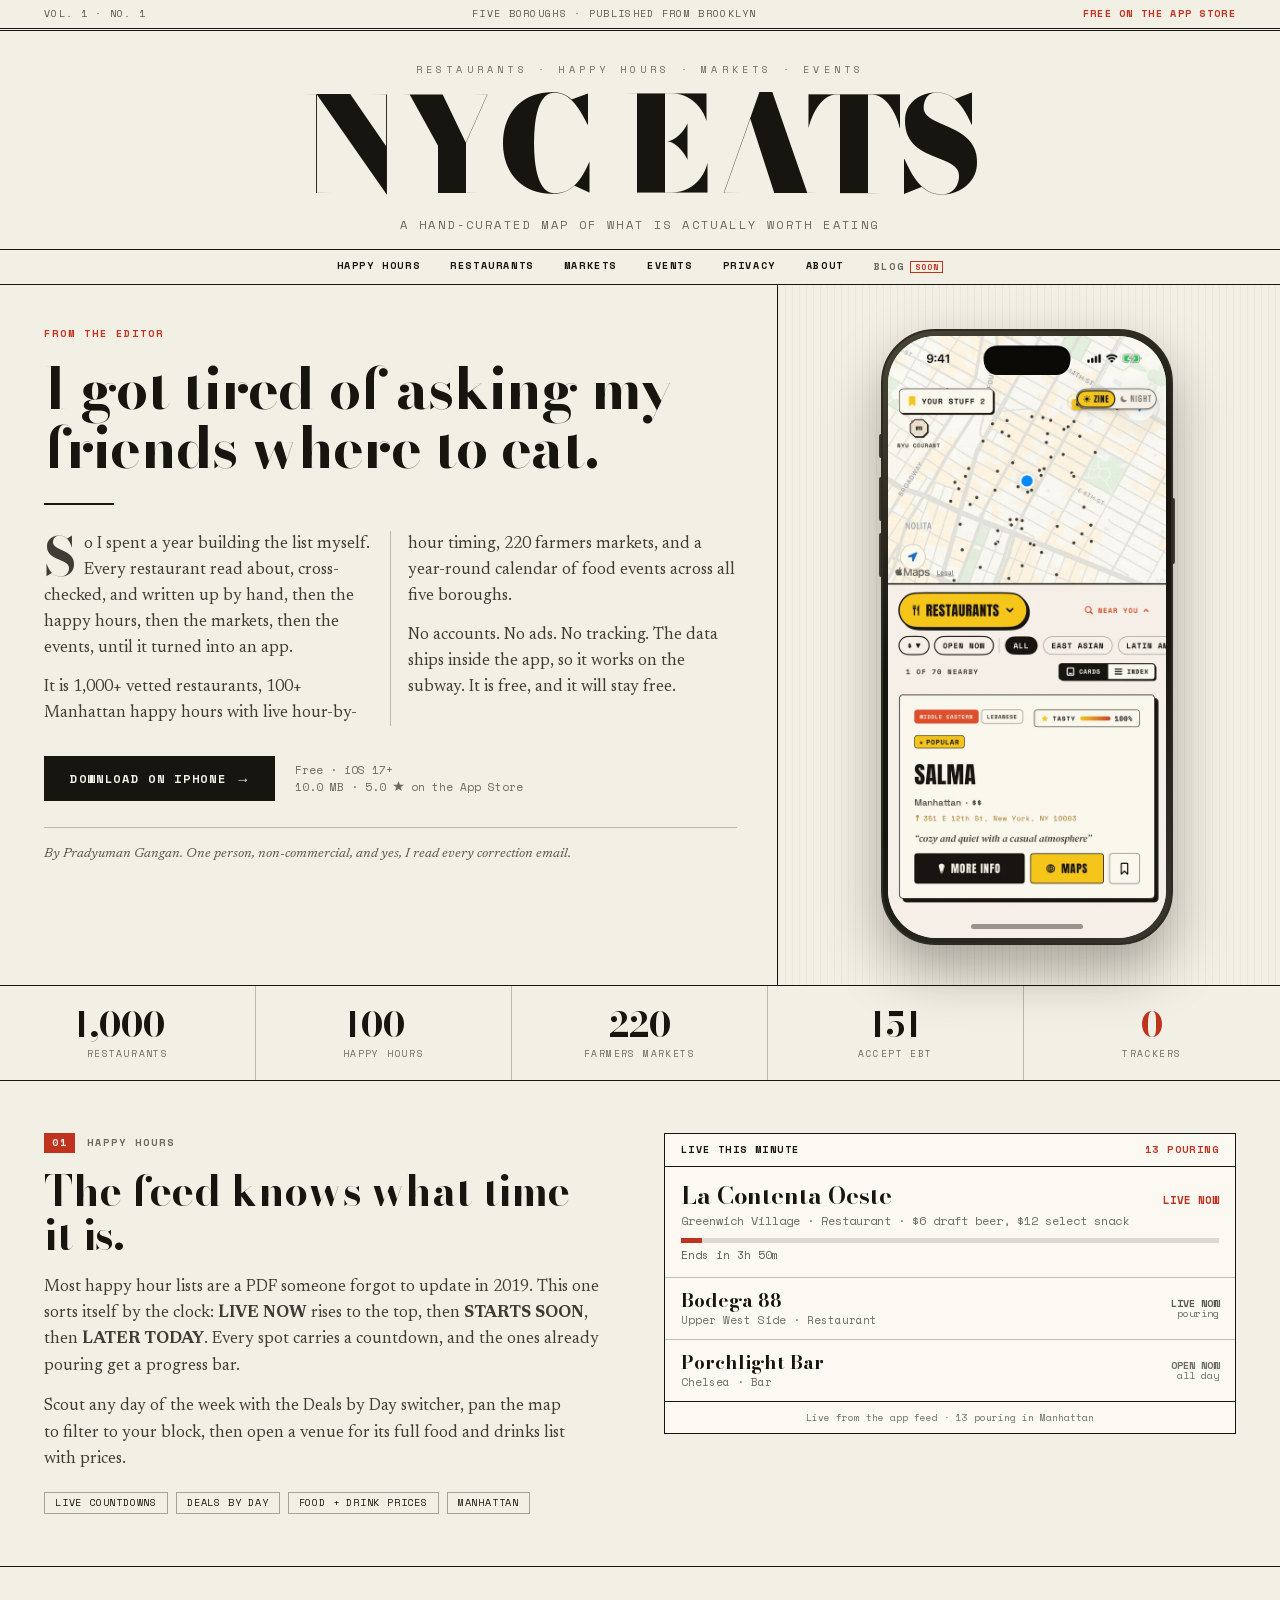
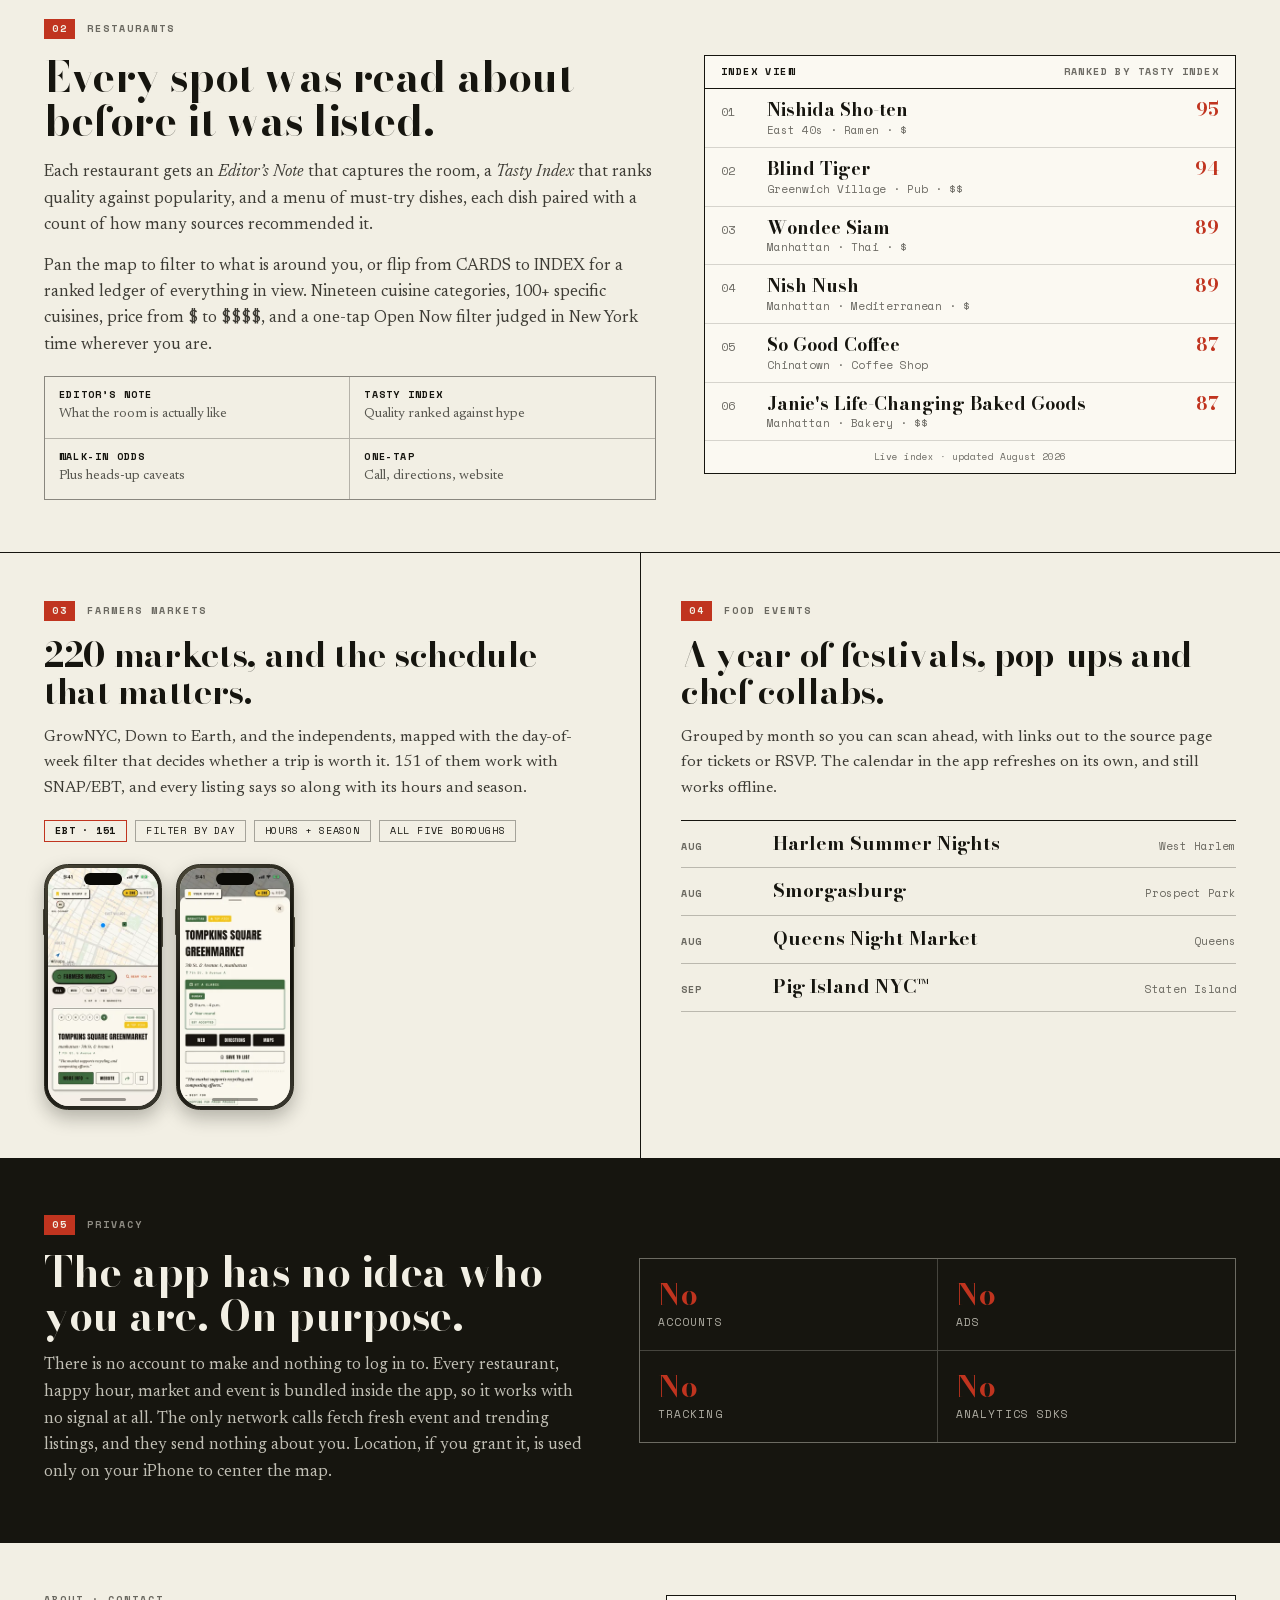
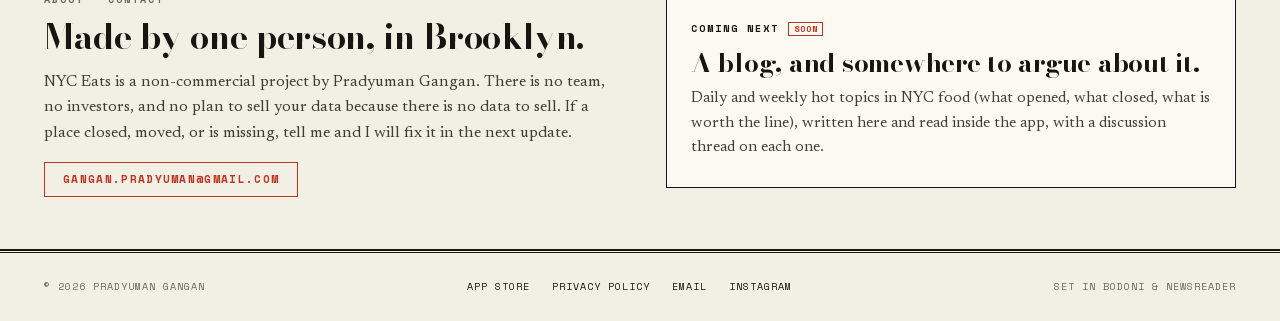
<file: index.html>
<!DOCTYPE html>
<html lang="en">
<head>
<meta charset="utf-8">
<meta name="viewport" content="width=device-width, initial-scale=1">

<title>NYC Eats: a hand-curated map of where to eat in New York</title>
<meta name="description" content="1,000+ vetted NYC restaurants, 100+ Manhattan happy hours with live timing, 220 farmers markets and a year-round food calendar. Free on iPhone, no tracking.">

<link rel="canonical" href="https://curatedflavors.nyc/">

<meta property="og:type" content="website">
<meta property="og:url" content="https://curatedflavors.nyc/">
<meta property="og:site_name" content="NYC Eats">
<meta property="og:title" content="NYC Eats: a hand-curated map of where to eat in New York">
<meta property="og:description" content="1,000+ vetted restaurants, 100+ Manhattan happy hours with live timing, 220 farmers markets and a year-round food calendar. Free on iPhone, with no tracking.">
<meta property="og:image" content="https://curatedflavors.nyc/assets/img/og.png">
<meta property="og:image:width" content="1200">
<meta property="og:image:height" content="630">
<meta property="og:image:alt" content="The NYC Eats masthead beside an iPhone showing a map of Manhattan restaurants.">
<meta property="og:locale" content="en_US">

<meta name="twitter:card" content="summary_large_image">
<meta name="twitter:title" content="NYC Eats: a hand-curated map of where to eat in New York">
<meta name="twitter:description" content="1,000+ vetted restaurants, 100+ Manhattan happy hours with live timing, 220 farmers markets. Free on iPhone, with no tracking.">
<meta name="twitter:image" content="https://curatedflavors.nyc/assets/img/og.png">

<!-- Safari on iOS renders this as a native install banner above the page. It is the
     single highest-converting element on a marketing page whose traffic arrives from
     Instagram on iPhones, and it costs one tag. -->
<meta name="apple-itunes-app" content="app-id=6768158917">

<meta name="theme-color" content="#f2efe4" media="(prefers-color-scheme: light)">
<meta name="theme-color" content="#16150f" media="(prefers-color-scheme: dark)">

<!-- Ratings and size verified against the live App Store listing on 2026-08-13 via
     the iTunes lookup API, not copied from docs: v1.1.2, 10.0 MB, iOS 17.0+, free,
     5.0 from 3 ratings. These go stale silently, so they are on the S07.T04 ops
     watchlist. applicationCategory is LifestyleApplication: the App Store genre is
     Food & Drink, which schema.org has no equivalent for, and Lifestyle is the
     closest of its enumerated values. -->
<script type="application/ld+json">
{
  "@context": "https://schema.org",
  "@graph": [
    {
      "@type": "WebSite",
      "@id": "https://curatedflavors.nyc/#website",
      "url": "https://curatedflavors.nyc/",
      "name": "NYC Eats",
      "description": "A hand-curated map of what is actually worth eating in New York.",
      "inLanguage": "en-US"
    },
    {
      "@type": "SoftwareApplication",
      "@id": "https://curatedflavors.nyc/#app",
      "name": "NYC Eats",
      "applicationCategory": "LifestyleApplication",
      "operatingSystem": "iOS 17.0 or later",
      "softwareVersion": "1.1.2",
      "fileSize": "10.0 MB",
      "url": "https://curatedflavors.nyc/",
      "downloadUrl": "https://apps.apple.com/us/app/nyc-eats/id6768158917",
      "installUrl": "https://apps.apple.com/us/app/nyc-eats/id6768158917",
      "screenshot": "https://curatedflavors.nyc/assets/img/hero-restaurants@2x.png",
      "author": { "@type": "Person", "name": "Pradyuman Gangan" },
      "offers": {
        "@type": "Offer",
        "price": "0",
        "priceCurrency": "USD",
        "availability": "https://schema.org/InStock"
      },
      "aggregateRating": {
        "@type": "AggregateRating",
        "ratingValue": "5",
        "ratingCount": "3",
        "bestRating": "5",
        "worstRating": "1"
      }
    }
  ]
}
</script>

<!-- Favicons derived from the shipped app icon. The 16 and 32px versions are a
     bowl-only crop: the "NYC Eats" wordmark in the full icon is illegible below
     about 48px and only muddies the mark. -->
<link rel="icon" href="assets/img/favicon.ico" sizes="16x16 32x32 48x48">
<link rel="icon" href="assets/img/favicon-32.png" type="image/png" sizes="32x32">
<link rel="apple-touch-icon" href="assets/img/apple-touch-icon.png">
<link rel="manifest" href="site.webmanifest">

<!-- Preload the two faces that paint above the fold first: the Bodoni masthead and
     the Space Mono labels around it. Not all five, because preloading everything
     would compete with the hero screenshot for bandwidth and hurt LCP.

     crossorigin is required even though these are same-origin. Font fetches are
     always CORS-anonymous, so a preload without it lands in a different cache
     partition than the @font-face request and the file is simply downloaded twice.
     That is the usual way this optimization ships broken. -->
<link rel="preload" href="assets/fonts/bodoni-moda/BodoniModa-var.woff2" as="font" type="font/woff2" crossorigin>
<link rel="preload" href="assets/fonts/space-mono/SpaceMono-Bold.woff2" as="font" type="font/woff2" crossorigin>

<link rel="stylesheet" href="assets/css/fonts.css">
<link rel="stylesheet" href="assets/css/site.css">

</head>
<body>

<a class="skip-link" href="#main">Skip to content</a>

<header>
  <div class="topbar section wrap">
    <span class="topbar__item">Vol. 1 &middot; No. 1</span>
    <span class="topbar__item topbar__item--wide">Five Boroughs &middot; Published from Brooklyn</span>
    <span class="topbar__item topbar__item--accent">Free on the App&nbsp;Store</span>
  </div>

  <div class="masthead section wrap">
    <p class="masthead__kicker kicker kicker--light">Restaurants &middot; Happy Hours &middot; Markets &middot; Events</p>
    <h1 id="masthead-title">NYC EATS</h1>
    <p class="masthead__tagline kicker kicker--light">A hand-curated map of what is actually worth eating</p>
  </div>

  <nav class="ribbon wrap" aria-label="Sections">
    <ul class="ribbon__list" role="list">
      <li><a href="#happy-hours">Happy Hours</a></li>
      <li><a href="#restaurants">Restaurants</a></li>
      <li><a href="#markets">Markets</a></li>
      <li><a href="#events">Events</a></li>
      <li><a href="#privacy">Privacy</a></li>
      <li><a href="#about">About</a></li>
      <li class="ribbon__soon">Blog <span class="badge-soon">Soon</span></li>
    </ul>
  </nav>
</header>

<main id="main" tabindex="-1">

  <section class="hero wrap" aria-labelledby="hero-title">
    <div class="hero__letter" data-reveal>
      <p class="hero__kicker kicker">From the Editor</p>
      <h2 id="hero-title">I got tired of asking my friends where to eat.</h2>
      <div class="hero__divider" aria-hidden="true"></div>

      <div class="letter">
        <p><span class="letter__cap">S</span>o I spent a year building the list myself. Every restaurant read about, cross-checked, and written up by hand, then the happy hours, then the markets, then the events, until it turned into an app.</p>
        <p>It is 1,000+ vetted restaurants, 100+ Manhattan happy hours with live hour-by-hour timing, 220 farmers markets, and a year-round calendar of food events across all five boroughs.</p>
        <p>No accounts. No ads. No tracking. The data ships inside the app, so it works on the subway. It is free, and it will stay free.</p>
      </div>

      <div class="hero__cta">
        <a class="btn" href="https://apps.apple.com/us/app/nyc-eats/id6768158917" target="_blank" rel="noopener">
          Download on iPhone <span class="btn__arrow" aria-hidden="true">&#8594;</span>
        </a>
        <p class="hero__meta meta">
          Free &middot; iOS 17+<br>
          10.0 MB &middot; 5.0<!--
          -->&nbsp;<svg class="star" viewBox="0 0 20 19" width="11" height="10.5" role="img" aria-label="star" focusable="false"><path fill="currentColor" d="M10 0l2.45 6.9H20l-6.1 4.35 2.3 7.05L10 14.2l-6.2 4.1 2.3-7.05L0 6.9h7.55z"/></svg>
          on the App Store
        </p>
      </div>

      <p class="hero__byline">By Pradyuman Gangan. One person, non-commercial, and yes, I read every correction email.</p>
    </div>

    <!-- EP01.S04.T03 replaces the empty screen slot with a real screenshot. -->
    <div class="hero__phone pinstripe--wash" data-reveal>
      <div class="phone phone--hero">
        <div class="phone__screen">
          <div class="phone__slot">
            <picture>
            <source srcset="assets/img/hero-restaurants@2x.webp" type="image/webp">
            <img src="assets/img/hero-restaurants@2x.png" width="600" height="1300"
                 alt="The NYC Eats app showing a map of Manhattan dotted with restaurant pins, above a card for Salma, a Middle Eastern place, with its Tasty score and a line from a review." fetchpriority="high">
          </picture>
          </div>
          <span class="phone__island" aria-hidden="true"></span>
          <span class="phone__indicator" aria-hidden="true"></span>
        </div>
        <span class="phone__btn phone__btn--silence" aria-hidden="true"></span>
        <span class="phone__btn phone__btn--vol-up" aria-hidden="true"></span>
        <span class="phone__btn phone__btn--vol-dn" aria-hidden="true"></span>
        <span class="phone__btn phone__btn--power" aria-hidden="true"></span>
      </div>
    </div>
  </section>

  <section class="stats-band wrap" aria-label="By the numbers">
    <ul class="stats" role="list">
      <li class="stat"><span class="stat__figure display">1,000+</span><span class="stat__label">Restaurants</span></li>
      <li class="stat"><span class="stat__figure display">100+</span><span class="stat__label">Happy Hours</span></li>
      <li class="stat"><span class="stat__figure display">220</span><span class="stat__label">Farmers Markets</span></li>
      <li class="stat"><span class="stat__figure display">151</span><span class="stat__label">Accept EBT</span></li>
      <li class="stat"><span class="stat__figure stat__figure--accent display">0</span><span class="stat__label">Trackers</span></li>
    </ul>
  </section>

  <section id="happy-hours" class="section wrap band-row duo" aria-labelledby="happy-hours-title" data-reveal>
    <div>
      <p class="section-kicker">
        <span class="section-kicker__num">01</span>
        <span class="section-kicker__label">Happy Hours</span>
      </p>
      <h3 id="happy-hours-title">The feed knows what time it is.</h3>
      <p class="prose">Most happy hour lists are a PDF someone forgot to update in 2019. This one sorts itself by the clock: <strong>LIVE NOW</strong> rises to the top, then <strong>STARTS SOON</strong>, then <strong>LATER TODAY</strong>. Every spot carries a countdown, and the ones already pouring get a progress bar.</p>
      <p class="prose">Scout any day of the week with the Deals by Day switcher, pan the map to filter to your block, then open a venue for its full food and drinks list with prices.</p>
      <p class="chips">
        <span class="chip">Live countdowns</span>
        <span class="chip">Deals by day</span>
        <span class="chip">Food + drink prices</span>
        <span class="chip">Manhattan</span>
      </p>
    </div>

    <!-- HYDRATION CONTRACT for EP01.S03.T03. Everything below is a working no-JS
         fallback; the live engine replaces the values in place.
           data-hh-count      the "N pouring" figure in the card header
           data-hh-status     the header's left label ("Live this minute")
           data-hh-featured   the featured venue block (name, meta, bar, countdown)
           data-hh-name       featured venue name
           data-hh-meta       featured venue "area, type, deal" line
           data-hh-bar        the progress fill whose width is elapsed/duration
           data-hh-countdown  the ticking "ends in ..." line
           data-hh-list       container for the secondary rows
           data-hh-caption    the card's footer caption
         Note for S03: happy-hour price_level is null for all 107 venues in the
         bundled data, so the hydrated meta line uses the venue `type` field where
         this baked sample shows "$$". -->
    <div class="card hh" role="group" aria-label="Live happy hours in Manhattan, updated as you watch">
      <div class="card__head hh__head">
        <span data-hh-status>Live this minute</span>
        <span class="hh__count" data-hh-count>14 pouring</span>
      </div>

      <div class="hh__featured" data-hh-featured>
        <div class="hh__top">
          <span class="hh__name display" data-hh-name>The Wren</span>
          <span class="hh__badge">Live now</span>
        </div>
        <p class="hh__meta" data-hh-meta>Bowery &middot; $$ &middot; $8 drafts, $2 oysters</p>
        <div class="bar" role="presentation" aria-hidden="true"><div class="bar__fill" data-hh-bar style="width:64%"></div></div>
        <p class="hh__countdown" data-hh-countdown aria-live="off">Ends in 1h 13m</p>
      </div>

      <div data-hh-list>
        <div class="hh__row">
          <div>
            <span class="hh__row-name display">Casa Mono</span>
            <span class="hh__row-meta">Gramercy &middot; $$$</span>
          </div>
          <div class="hh__when">Starts soon<br><span class="hh__when-sub">in 24m</span></div>
        </div>
        <div class="hh__row">
          <div>
            <span class="hh__row-name display">Dear Irving</span>
            <span class="hh__row-meta">Gramercy &middot; $$$</span>
          </div>
          <div class="hh__when hh__when--later">Later today<br><span class="hh__when-sub">5:00 PM</span></div>
        </div>
      </div>

      <template id="hh-row-template">
        <div class="hh__row">
          <div>
            <span class="hh__row-name display"></span>
            <span class="hh__row-meta"></span>
          </div>
          <div class="hh__when"><span class="hh__when-label"></span><br><span class="hh__when-sub"></span></div>
        </div>
      </template>

      <p class="card__foot hh__caption" data-hh-caption>Sample of the in-app feed &middot; countdown is live</p>
    </div>
  </section>

  <section id="restaurants" class="section wrap band-row" aria-labelledby="restaurants-title" data-reveal>
    <p class="section-kicker">
      <span class="section-kicker__num">02</span>
      <span class="section-kicker__label">Restaurants</span>
    </p>

    <div class="duo duo--restaurants">
      <div>
        <h3 id="restaurants-title">Every spot was read about before it was listed.</h3>
        <p class="prose">Each restaurant gets an <em>Editor&rsquo;s Note</em> that captures the room, a <em>Tasty Index</em> that ranks quality against popularity, and a menu of must-try dishes, each dish paired with a count of how many sources recommended it.</p>
        <p class="prose">Pan the map to filter to what is around you, or flip from CARDS to INDEX for a ranked ledger of everything in view. Nineteen cuisine categories, 100+ specific cuisines, price from $ to $$$$, and a one-tap Open Now filter judged in New York time wherever you are.</p>
        <div class="rule-grid caps">
        <div class="cap">
          <span class="cap__title">Editor&rsquo;s Note</span>
          <span class="cap__desc">What the room is actually like</span>
        </div>
        <div class="cap">
          <span class="cap__title">Tasty Index</span>
          <span class="cap__desc">Quality ranked against hype</span>
        </div>
        <div class="cap">
          <span class="cap__title">Walk-in odds</span>
          <span class="cap__desc">Plus heads-up caveats</span>
        </div>
        <div class="cap">
          <span class="cap__title">One-tap</span>
          <span class="cap__desc">Call, directions, website</span>
        </div>
        </div>
      </div>

      <!-- HYDRATION CONTRACT for EP01.S03.T02. The six rows below are a working
           no-JS fallback baked from the design's sample; the hydrator clones
           #ledger-row-template and replaces them with the exported top six.
             data-ledger          the rows container
             data-ledger-caption  the footer caption
           Rows are built by cloning the template and assigning textContent only,
           never innerHTML, so exported data cannot inject markup. -->
      <div class="card ledger">
        <div class="card__head ledger__head">
          <span>Index view</span>
          <span class="ledger__by">Ranked by Tasty Index</span>
        </div>

        <ul class="ledger__rows" role="list" data-ledger>
        <li class="ledger__row">
          <span class="ledger__rank">01</span>
          <span class="ledger__who">
            <span class="ledger__name display">Bonnie&rsquo;s</span>
            <span class="ledger__meta">Williamsburg &middot; Cantonese-American &middot; $$</span>
          </span>
          <span class="ledger__score display">96</span>
        </li>
        <li class="ledger__row">
          <span class="ledger__rank">02</span>
          <span class="ledger__who">
            <span class="ledger__name display">Ha&rsquo;s Snack Bar</span>
            <span class="ledger__meta">Two Bridges &middot; Vietnamese &middot; $$</span>
          </span>
          <span class="ledger__score display">94</span>
        </li>
        <li class="ledger__row">
          <span class="ledger__rank">03</span>
          <span class="ledger__who">
            <span class="ledger__name display">Superiority Burger</span>
            <span class="ledger__meta">East Village &middot; Vegetarian &middot; $</span>
          </span>
          <span class="ledger__score display">93</span>
        </li>
        <li class="ledger__row">
          <span class="ledger__rank">04</span>
          <span class="ledger__who">
            <span class="ledger__name display">Tatiana</span>
            <span class="ledger__meta">Lincoln Square &middot; Afro-Caribbean &middot; $$$$</span>
          </span>
          <span class="ledger__score display">92</span>
        </li>
        <li class="ledger__row">
          <span class="ledger__rank">05</span>
          <span class="ledger__who">
            <span class="ledger__name display">Sofreh</span>
            <span class="ledger__meta">Prospect Heights &middot; Persian &middot; $$$</span>
          </span>
          <span class="ledger__score display">90</span>
        </li>
        <li class="ledger__row">
          <span class="ledger__rank">06</span>
          <span class="ledger__who">
            <span class="ledger__name display">Taqueria Ramirez</span>
            <span class="ledger__meta">Greenpoint &middot; Mexican &middot; $</span>
          </span>
          <span class="ledger__score display">89</span>
        </li>
        </ul>

        <template id="ledger-row-template">
          <li class="ledger__row">
            <span class="ledger__rank"></span>
            <span class="ledger__who">
              <span class="ledger__name display"></span>
              <span class="ledger__meta"></span>
            </span>
            <span class="ledger__score display"></span>
          </li>
        </template>

        <p class="ledger__caption" data-ledger-caption>Illustrative ledger &middot; the app ships 1,000+</p>
      </div>
    </div>
  </section>

  <!-- EP01.S02.T08 builds this two-up wrapper and its left half; EP01.S02.T09 fills
       the right half. The nav links to each half separately, so the ids sit on the
       cells, not the wrapper. Note the desktop consequence: at 900px and up the two
       cells are side by side and share a top offset, so both nav items scroll to the
       same place. Below 900px they stack and land separately, which is where it
       matters, and mobile is the primary traffic source. -->
  <div class="twoup section wrap">
    <section id="markets" class="twoup__cell twoup__cell--left" aria-labelledby="markets-title" data-reveal>
      <p class="section-kicker">
        <span class="section-kicker__num">03</span>
        <span class="section-kicker__label">Farmers Markets</span>
      </p>
      <h3 id="markets-title" class="band-h3">220 markets, and the schedule that matters.</h3>
      <p class="prose prose--tight">GrowNYC, Down to Earth, and the independents, mapped with the day-of-week filter that decides whether a trip is worth it. 151 of them work with SNAP/EBT, and every listing says so along with its hours and season.</p>
      <p class="chips">
        <span class="chip chip--accent">EBT &middot; 151</span>
        <span class="chip">Filter by day</span>
        <span class="chip">Hours + season</span>
        <span class="chip">All five boroughs</span>
      </p>

      <!-- EP01.S04.T03 replaces each screen slot with a real capture. -->
      <div class="minis">
        <div class="phone phone--mini">
          <div class="phone__screen">
            <div class="phone__slot">
              <picture>
                <source srcset="assets/img/mini-markets@2x.webp" type="image/webp">
                <img src="assets/img/mini-markets@2x.png" width="240" height="520"
                     alt="The farmers markets screen: an East Village map with market pins and a card for Tompkins Square Greenmarket, marked year-round." loading="lazy" decoding="async">
              </picture>
            </div>
            <span class="phone__island" aria-hidden="true"></span>
            <span class="phone__indicator" aria-hidden="true"></span>
          </div>
          <span class="phone__btn phone__btn--silence" aria-hidden="true"></span>
          <span class="phone__btn phone__btn--power" aria-hidden="true"></span>
        </div>
        <div class="phone phone--mini">
          <div class="phone__screen">
            <div class="phone__slot">
              <picture>
                <source srcset="assets/img/mini-ebt@2x.webp" type="image/webp">
                <img src="assets/img/mini-ebt@2x.png" width="240" height="520"
                     alt="A market's detail sheet showing its day, opening hours, a year-round mark and an EBT accepted badge." loading="lazy" decoding="async">
              </picture>
            </div>
            <span class="phone__island" aria-hidden="true"></span>
            <span class="phone__indicator" aria-hidden="true"></span>
          </div>
          <span class="phone__btn phone__btn--silence" aria-hidden="true"></span>
          <span class="phone__btn phone__btn--power" aria-hidden="true"></span>
        </div>
      </div>
    </section>
    <section id="events" class="twoup__cell twoup__cell--right" aria-labelledby="events-title" data-reveal>
      <p class="section-kicker">
        <span class="section-kicker__num">04</span>
        <span class="section-kicker__label">Food Events</span>
      </p>
      <h3 id="events-title" class="band-h3">A year of festivals, pop-ups and chef collabs.</h3>
      <p class="prose prose--tight">Grouped by month so you can scan ahead, with links out to the source page for tickets or RSVP. The calendar in the app refreshes on its own, and still works offline.</p>

      <!-- HYDRATION CONTRACT for EP01.S03.T02: data-events on the list container,
           rows cloned from #event-row-template with textContent only. The four rows
           below are the design's sample, working as a no-JS fallback. -->
      <ul class="events" role="list" data-events>
        <li class="ev">
          <span class="ev__month">AUG</span>
          <span class="ev__name display">Hester Street Fair</span>
          <span class="ev__where">LES</span>
        </li>
        <li class="ev">
          <span class="ev__month">SEP</span>
          <span class="ev__name display">Feast of San Gennaro</span>
          <span class="ev__where">Little Italy</span>
        </li>
        <li class="ev">
          <span class="ev__month">OCT</span>
          <span class="ev__name display">Queens Night Market</span>
          <span class="ev__where">Corona</span>
        </li>
        <li class="ev">
          <span class="ev__month">NOV</span>
          <span class="ev__name display">Chef Collab Series</span>
          <span class="ev__where">Brooklyn</span>
        </li>
      </ul>

      <template id="event-row-template">
        <li class="ev">
          <span class="ev__month"></span>
          <span class="ev__name display"></span>
          <span class="ev__where"></span>
        </li>
      </template>
    </section>
  </div>

  <!-- The band stays inside the measure rather than bleeding full width: in the
       export it spans the 1280px card exactly, and every hairline on the page stops
       at the measure. band--ink re-points the ink tokens to their cream
       counterparts, so every primitive inside works unchanged. -->
  <section id="privacy" class="band--ink section wrap band-row band-row--tall duo duo--privacy" aria-labelledby="privacy-title" data-reveal>
    <div>
      <p class="section-kicker">
        <span class="section-kicker__num">05</span>
        <span class="section-kicker__label">Privacy</span>
      </p>
      <h3 id="privacy-title" class="privacy-h3">The app has no idea who you are. On purpose.</h3>
      <p class="prose prose--privacy">There is no account to make and nothing to log in to. Every restaurant, happy hour, market and event is bundled inside the app, so it works with no signal at all. The only network calls fetch fresh event and trending listings, and they send nothing about you. Location, if you grant it, is used only on your iPhone to center the map.</p>
    </div>

    <div class="rule-grid nos">
        <div class="no">
          <span class="no__word display">No</span>
          <span class="no__label">Accounts</span>
        </div>
        <div class="no">
          <span class="no__word display">No</span>
          <span class="no__label">Ads</span>
        </div>
        <div class="no">
          <span class="no__word display">No</span>
          <span class="no__label">Tracking</span>
        </div>
        <div class="no">
          <span class="no__word display">No</span>
          <span class="no__label">Analytics SDKs</span>
        </div>
    </div>
  </section>

  <section id="about" class="section wrap band-row duo duo--about" aria-labelledby="about-title" data-reveal>
    <div>
      <p class="kicker about__kicker">About &middot; Contact</p>
      <h3 id="about-title" class="band-h3">Made by one person, in Brooklyn.</h3>
      <p class="prose prose--tight about__copy">NYC Eats is a non-commercial project by Pradyuman Gangan. There is no team, no investors, and no plan to sell your data because there is no data to sell. If a place closed, moved, or is missing, tell me and I will fix it in the next update.</p>
      <a class="btn btn--outline" href="mailto:gangan.pradyuman@gmail.com">gangan.pradyuman@gmail.com</a>
    </div>

    <!-- The blog is an epic non-goal, so this card links nowhere by design. -->
    <div class="card teaser">
      <p class="teaser__head">
        <span class="kicker teaser__kicker">Coming next</span>
        <span class="badge-soon">Soon</span>
      </p>
      <h4 id="blog-teaser-title" class="teaser__title">A blog, and somewhere to argue about it.</h4>
      <p class="teaser__copy">Daily and weekly hot topics in NYC food (what opened, what closed, what is worth the line), written here and read inside the app, with a discussion thread on each one.</p>
    </div>
  </section>

</main>

<footer class="site-foot section wrap">
  <span>&copy; 2026 Pradyuman Gangan</span>
  <nav class="site-foot__links" aria-label="Elsewhere">
    <a href="https://apps.apple.com/us/app/nyc-eats/id6768158917" target="_blank" rel="noopener">App Store</a>
    <a href="https://pradygn.github.io/nyceats-privacy/" target="_blank" rel="noopener">Privacy Policy</a>
    <a href="mailto:gangan.pradyuman@gmail.com">Email</a>
    <a href="https://www.instagram.com/curatedflavorsofnyc/" target="_blank" rel="noopener">Instagram</a>
  </nav>
  <span>Set in Bodoni &amp; Newsreader</span>
</footer>

<script src="assets/js/site.js" defer></script>

</body>
</html>
</file>
<file: assets/css/fonts.css>
/* fonts.css - self-hosted webfaces for curatedflavors.nyc
 *
 * Every typeface the Broadsheet page uses, served from this origin. Nothing here
 * touches fonts.googleapis.com or fonts.gstatic.com: a site whose loudest stat is
 * "0 Trackers" must not phone Google for its type.
 *
 * Built by EP01.S01.T02. Do not hand-edit the font files: regenerate with
 *   uv run tools/build_webfonts.py
 * which pins the google/fonts commit and carries every axis and subset decision.
 * Measurements and rationale:
 *   plans/EP01-curated-flavors-website/S01T02-self-host-webfonts.md
 *
 * Sources (all SIL OFL 1.1, license text committed beside each file):
 *   Bodoni Moda  github.com/google/fonts ofl/bodonimoda
 *   Newsreader   github.com/google/fonts ofl/newsreader
 *   Space Mono   github.com/google/fonts ofl/spacemono
 *
 * Roles on the page:
 *   Bodoni Moda  display: masthead 900, headlines and figures 700, drop cap
 *   Newsreader   body copy 400, <strong> 700, italic byline and <em>
 *   Space Mono   kickers, chips, labels, buttons, meta lines
 *
 * Total 181.8 KB across five faces. Kerning and ligatures are present: fontTools'
 * default feature set already includes kern, liga, calt and mark positioning, so
 * the build does NOT pass --layout-features='*'. Doing so would add features the
 * page never uses (small caps, oldstyle figures, stylistic sets) and, through
 * layout closure, the glyphs they reach: that plus retained TrueType hinting cost
 * 55.9 KB, a 23 percent overhead, for no visible difference on screen.
 *
 * GLYPH COVERAGE, and its one real gap
 *
 * Subset to latin + latin-ext + vietnamese, wider than "latin" on purpose: the
 * ledger, events, and happy-hour rows hydrate from real venue names carrying
 * accents, macrons, and Vietnamese diacritics, so the design's own copy is not the
 * repertoire.
 *
 * Newsreader and Space Mono cover every Latin-script character in the bundled
 * dataset. **Bodoni Moda does not**: upstream it has almost no precomposed
 * Vietnamese glyphs (Google does not even publish a vietnamese subset for it).
 * Subsetting cannot add what the source lacks. Since Bodoni is where hydrated
 * names render, a Vietnamese name promoted into the ledger falls back per glyph in
 * those cells. Canary from the real data: "Cơm Tấm Ninh Kiều" is missing U+01A1,
 * U+1EA5 and U+1EC1 in Bodoni. It sits below the ledger's community-score bar
 * today; it is on the S07.T04 ops watchlist.
 *
 * CJK and emoji names are left to the browser's per-glyph fallback by design (a
 * CJK webfont would be megabytes).
 *
 * Two symbol facts worth knowing before debugging a stray character:
 *   U+2192 (arrow) exists only in Space Mono, which is where the design uses it.
 *   U+2605 (star) is in NONE of these faces. See EP01.S02.T03: the hero meta line
 *   uses a drawn star, not the character, so it cannot be substituted by a
 *   platform symbol or color-emoji face.
 *
 * No unicode-range is declared. With one file per family and style, a narrow range
 * would stop the browser from using a font for characters the file actually
 * contains, pushing Latin-Extended names to Georgia for no benefit. (Declared
 * ranges and real coverage are independent: Google's own Bodoni Moda "symbols"
 * subset declares U+2192 and the range containing U+2605, and its cmap has
 * neither. The cmap is the only reliable instrument.)
 *
 * CONSTRAINT for anyone adding styles: there is no Bodoni Moda italic face, so
 * `font-style: italic` on a Bodoni element makes the browser shear the roman.
 * Synthetic oblique on a high-contrast Didone skews the vertical stress and
 * thickens hairlines asymmetrically, wrecking exactly the stroke contrast the
 * opsz axis was kept to protect. Do not create a display-italic token.
 *
 * Author: pgangan
 */

/* Display. Both axes kept: this is the one family whose sizes genuinely span the
 * optical range (masthead 132px down to 18px ledger names), and the browser's
 * default font-optical-sizing: auto is what gives the masthead its fine Didone
 * hairlines. wght stays 400..900 rather than being clipped to the 700..900 the
 * page uses, so a Bodoni 400 never silently clamps to bold. */
@font-face {
  font-family: 'Bodoni Moda';
  font-style: normal;
  font-weight: 400 900;
  font-display: swap;
  src: url('../fonts/bodoni-moda/BodoniModa-var.woff2') format('woff2');
}

/* Body. opsz pinned at 16 (body copy is only ever 14 to 16.5px, so a 6..72
 * optical range cost 135 KB for sizes this page never renders); wght clipped to
 * 400..700, which is exactly body weight through <strong>. */
@font-face {
  font-family: 'Newsreader';
  font-style: normal;
  font-weight: 400 700;
  font-display: swap;
  src: url('../fonts/newsreader/Newsreader-var.woff2') format('woff2');
}

/* Body italic. A static 400 instance, not a variable face: italic is used at
 * exactly one weight (the byline note plus two <em>s), where a static is cheaper.
 *
 * If markup ever asks for `italic 700` (an <em> nested inside a <strong>), CSS
 * matches style before weight, so this true-italic face wins over the roman
 * 400-700 face and the browser applies synthetic bolding to a real italic. That
 * is the better of the two synthesis outcomes, so it is left as is rather than
 * "fixed" by widening this face. */
@font-face {
  font-family: 'Newsreader';
  font-style: italic;
  font-weight: 400;
  font-display: swap;
  src: url('../fonts/newsreader/Newsreader-Italic.woff2') format('woff2');
}

/* Labels. Space Mono has no variable version upstream, so 400 and 700 are two
 * static files. */
@font-face {
  font-family: 'Space Mono';
  font-style: normal;
  font-weight: 400;
  font-display: swap;
  src: url('../fonts/space-mono/SpaceMono-Regular.woff2') format('woff2');
}

@font-face {
  font-family: 'Space Mono';
  font-style: normal;
  font-weight: 700;
  font-display: swap;
  src: url('../fonts/space-mono/SpaceMono-Bold.woff2') format('woff2');
}
</file>
<file: assets/css/site.css>
/* site.css - design tokens, base styles, and shared primitives for curatedflavors.nyc
 *
 * The foundation every section of the Broadsheet page builds on. Thirteen section
 * tasks (EP01.S02) style their regions using only what is defined here, which is
 * what keeps independently-built sections looking like one newspaper.
 *
 * Built by EP01.S01.T03, then revised against an independent review. Measured token
 * inventory, primitive metrics, and the reasoning behind each consolidation:
 *   plans/EP01-curated-flavors-website/S01T03-design-tokens-and-base-stylesheet.md
 *
 * Every value here was measured from the 1a Broadsheet slice of the design export
 * (design/website/NYCEats_website-design/NYC Eats Site.dc.html, lines 36-256), not
 * chosen. The design uses 21 distinct ink alphas for what are really six jobs, so
 * they are consolidated: 21 magic numbers spread across thirteen task files is how a
 * design drifts.
 *
 * TOKEN MAP
 *   Surfaces   --page cream, --paper card, --pin-a/b pinstripe, --island near-black
 *   Ink        --ink solid, then --ink-body / --ink-muted / --ink-faint by job
 *   Rules      --rule-soft / --rule / --rule-strong / --rule-ink, --rule-double
 *   Accent     --accent (authored red), --accent-deep (pressed state, see note)
 *   Type       --font-display / --font-body / --font-mono, --fs-* sizes
 *   Space      --gutter (44px desktop, fluid), --pad-section, --page-max, --anchor-offset
 *
 * CASCADE. Thirteen tasks append section styles to this one file, so the order is
 * declared rather than left to whoever edits last. Section styles go in the final
 * layer, or unlayered (which also wins). Never edit a primitive to fix one section.
 *
 * Load order matters: fonts.css must come first so @font-face is registered before
 * anything asks for a family.
 *
 * Author: pgangan
 */

@layer reset, tokens, base, layout, primitives, sections;

/* ---------------------------------------------------------------- reset ---- */

@layer reset {
  *, *::before, *::after { box-sizing: border-box; }

  html { -webkit-text-size-adjust: 100%; }

  body,
  h1, h2, h3, h4, p, ul, ol, figure, blockquote, dl, dd {
    margin: 0;
  }

  /* Removing markers also removes list semantics in Safari with VoiceOver, and
   * three regions depend on being announced as lists (the stats band's "list, five
   * items", the nav ribbon, the ledger and events rows). Those elements must carry
   * an explicit role="list". */
  ul[class], ol[class] { list-style: none; padding: 0; }

  img, picture, video { display: block; max-width: 100%; }

  /* svg is deliberately NOT display:block. EP01.S02.T03 sets the hero's rating star
   * as an inline SVG (no shipped font contains U+2605), and a block-level svg would
   * break that mono meta line onto three lines. */
  svg { max-width: 100%; }

  button, input, select, textarea { font: inherit; color: inherit; }

  /* The design sets text-wrap:pretty on its body copy and on every display heading
   * (export lines 67, 118, 146, 173), which is what keeps the masthead and hero rag
   * from producing orphans. */
  p, h1, h2, h3, h4 { text-wrap: pretty; }
}

/* --------------------------------------------------------------- tokens ---- */

@layer tokens {
  :root {
    /* Surfaces */
    --page:      #f2efe4;  /* page cream, 13 uses */
    --paper:     #fbf9f2;  /* card paper, sits just above the page */
    --pin-a:     #e9e5d7;  /* pinstripe / inset fills */
    --pin-b:     #ded9c7;

    /* Near-black, used for the phone's dynamic island and nothing else (3 uses,
     * export lines 95, 185, 194). The privacy band is NOT this colour: it is
     * --ink (#16150f) with cream text, so EP01.S02.T10 should reach for
     * .band--ink below rather than for a black token. */
    --island:    #0b0a06;

    /* Ink. One solid, three text alphas by job.
     *
     * These are darker than the design in the faint range, on purpose and with
     * numbers behind it. The export uses .45, .5 and .55 for small Space Mono
     * microcopy, which measure 2.89:1, 3.34:1 and 3.90:1 on --page: all below the
     * 4.5:1 WCAG AA floor that applies to exactly that kind of small text. The
     * epic requires AA (S05.T04) and Lighthouse accessibility >= 95, so shipping
     * the authored alphas would mean failing that gate and re-darkening anyway.
     *
     * .62 rather than .60 because the floor has to hold on all four declared
     * surfaces, not just the two obvious ones. The pinstripe fills carry faint
     * placeholder microcopy in the phone frames, and .60 measures only 4.43 on
     * --pin-a and 4.25 on --pin-b. At .62: 4.85 on page, 5.00 on paper, 4.71 on
     * pin-a, 4.52 on pin-b. Visually indistinguishable from .60.
     *
     * Any section wanting a lighter ink must use --ink-faint, not a one-off rgba:
     * fixing contrast through one token is why these exist. */
    --ink:       #16150f;                 /* 15.89:1 on --page              */
    /* Same colour as --ink, but never repointed by .band--ink. The band needs to
     * paint an ink background on the very element where it redefines --ink, and
     * `background: var(--ink)` there would resolve against the element's own new
     * value (cream) and render invisible text. Use this for the band surface. */
    --ink-solid: #16150f;
    --ink-body:  rgba(22, 21, 15, .82);   /*  9.59:1  body copy             */
    --ink-muted: rgba(22, 21, 15, .70);   /*  6.38:1  secondary, captions   */
    --ink-faint: rgba(22, 21, 15, .62);   /*  4.85:1  microcopy, AA floor   */

    /* Rules and washes. --rule-ink is the design's workhorse separator (18 uses);
     * the rgba steps are the soft variants. */
    --rule-ink:    1px solid var(--ink);
    --rule-double: 3px double var(--ink);
    --rule-soft:   rgba(22, 21, 15, .16);
    --rule:        rgba(22, 21, 15, .25);
    --rule-strong: rgba(22, 21, 15, .35);
    --wash:        rgba(22, 21, 15, .035); /* pinstripe backdrop wash       */
    --track:       rgba(22, 21, 15, .14);  /* progress-bar track            */

    /* Cream-on-ink ramp for the dark privacy band, matching the design's four
     * cream alphas exactly (.22 rules, .55 kicker, .70 labels, .78 body). All
     * clear AA on ink: 9.93 / 8.19 / 5.49. */
    --cream-body:  rgba(242, 239, 228, .78);
    --cream-muted: rgba(242, 239, 228, .70);
    --cream-faint: rgba(242, 239, 228, .55);
    --cream-rule:  rgba(242, 239, 228, .22);

    /* Accent. #c0341f is the authored value throughout the canvas; the export's
     * props JSON lists #f2b418 as "default", but that is a design-tool control
     * artifact, not the design (locked in plans/curatedflavors-website.md s1).
     * --accent-deep is a pressed/active state: it appears once in the export and
     * outside the 1a slice, so it is offered rather than inherited. Do not treat
     * its absence from a section as design drift.
     *
     * Contrast: accent on --page is 4.86:1 (passes AA for normal text). Accent on
     * --ink is only 3.27:1, so inside .band--ink it is large-text-only. The
     * design's one such use is Bodoni 700 30px, which qualifies. */
    --accent:      #c0341f;
    --accent-deep: #8f2415;

    /* Type stacks. Georgia is the deliberate serif fallback the design names. */
    --font-display: 'Bodoni Moda', Georgia, serif;
    --font-body:    'Newsreader', Georgia, serif;
    --font-mono:    'Space Mono', ui-monospace, SFMono-Regular, Menlo, monospace;

    /* Fluid display type. Upper bounds are the design's authored desktop sizes.
     * Defined once so EP01.S02.T13 retunes curves in one place.
     *
     * The masthead floor is 3.4rem, not the 4rem it looks like it should be, and
     * the reason is measurable: "NYC EATS" in Bodoni 900 at letter-spacing -.02em
     * is 5.1316em wide, so a 64px floor renders 328px into the 284px available at
     * a 320px viewport. That overflowed the page (scrollWidth 347 against
     * innerWidth 320). Ceiling values were verified; this floor was not, until a
     * review caught it. 54.4px renders 279px, leaving about 5px of slack. Any
     * change to the masthead's weight or tracking changes this number. */
    --fs-masthead: clamp(3.4rem, 10.5vw, 8.25rem);   /*  54 ->  132px */
    --fs-hero:     clamp(2rem, 4.55vw, 3.625rem);    /*  32 ->   58px */
    --fs-h3:       clamp(1.75rem, 3.3vw, 2.625rem);  /*  28 ->   42px */
    --fs-stat:     clamp(1.5rem, 2.7vw, 2.125rem);   /*  24 ->   34px */

    /* Fixed display sizes the design uses at one size only. Tokened so sections
     * do not reintroduce them as magic numbers. */
    --fs-no:      30px;    /* privacy 2x2 "No"          */
    --fs-teaser-h: 26px;   /* blog teaser h4            */
    --fs-venue:   24px;    /* featured happy-hour venue */
    --fs-row:     19px;    /* event and secondary rows  */
    --fs-name:    18px;    /* ledger names              */

    /* Body and mono scale. --fs-body is the design's authored size; in rem so it
     * still responds to a reader's browser font-size preference. */
    --fs-body:      1.03125rem;  /* 16.5px at a 16px root */
    --fs-body-sm:   16px;      /* markets, events, about prose      */
    --fs-teaser:    15.5px;    /* blog teaser copy only             */
    --fs-body-xs:   13.5px;
    --fs-mono:      11px;
    --fs-mono-sm:   9.5px;
    --fs-mono-lg:   12px;
    --lh-body:      1.6;    /* dominant in the export (7 uses)                */
    --lh-letter:    1.58;   /* the two-column editor letter only (S02.T03)     */

    /* Every Bodoni rule must set a line-height, and this is it.
     *
     * Bodoni Moda's line box is about 34 percent taller than Georgia's, the
     * fallback that paints first under font-display: swap. Any Bodoni element that
     * inherits its line-height grows when the webfont arrives, which is layout
     * shift against the mobile Lighthouse budget the epic gates on (S07.T01).
     * Three places in the design are exposed: the 19px venue names and the 19px
     * ledger score set no line-height at all. */
    --lh-display: 1.05;

    /* The drop cap tracks the body text it sits in, not the viewport: at two body
     * line-heights it spans exactly two lines, which is what makes it read as a
     * drop cap rather than a large letter. Expressed as the relationship instead
     * of the number (52.1px today) so it follows any --fs-body change.
     *
     * It is therefore larger than --fs-hero below about 1140px. That is correct
     * and intended, and EP01.S02.T13's type-monotonicity check must exempt it: a
     * drop cap is body furniture, not a heading. */
    --fs-dropcap: calc(var(--fs-body) * var(--lh-body) * 2);

    /* Space */
    --gutter:        clamp(18px, 3.44vw, 44px);  /* 44px at the 1280px design width */
    --pad-section:   52px;    /* the design's band rhythm: 52px, one band at 56px */
    --page-max:      1280px;  /* the design canvas width; a newspaper has a measure */
    --anchor-offset: 16px;    /* breathing room when a nav anchor lands */
  }
}

/* ----------------------------------------------------------------- base ---- */

@layer base {
  body {
    background: var(--page);
    color: var(--ink);
    font-family: var(--font-body);
    font-size: var(--fs-body);
    line-height: var(--lh-body);
  }

  h1, h2, h3, h4 {
    font-family: var(--font-display);
    font-weight: 700;
    line-height: var(--lh-display);
    letter-spacing: -.01em;
  }

  /* The masthead. Bound here rather than in EP01.S02.T01 because there is exactly
   * one h1 on the site and it is the masthead, and because leaving --fs-masthead
   * with no consumer is how a token scale quietly becomes decoration. Its authored
   * weight (900), line-height (.86) and tracking (-.02em) all differ from the
   * shared heading rule above.
   *
   * S05.T03's 404 page has a smaller mini-masthead and is expected to override. */
  h1 {
    font-size: var(--fs-masthead);
    font-weight: 900;
    line-height: .86;
    letter-spacing: -.02em;
  }

  h2 { font-size: var(--fs-hero); }
  h3 { font-size: var(--fs-h3); }
  h4 { font-size: var(--fs-teaser-h); }

  /* Bodoni on a non-heading element (venue names, ledger scores, stat figures).
   * Always use this rather than setting font-family directly, so the explicit
   * line-height that prevents font-swap layout shift comes along with it. There is
   * no italic variant on purpose: see the constraint note in fonts.css. */
  .display {
    font-family: var(--font-display);
    line-height: var(--lh-display);
  }

  a { color: inherit; text-decoration: none; }
}

/* --------------------------------------------------------------- layout ---- */

@layer layout {
  /* Horizontal rhythm: one measure, one gutter token.
   *
   * INVARIANT: .wrap goes on each section, never on <main>. A .wrap on main would
   * make full-bleed impossible for any descendant (measured: a nested band comes
   * back exactly 1280px wide, clipped to the parent's max-width). */
  .wrap {
    max-width: var(--page-max);
    margin-inline: auto;
  }

  .section {
    padding-inline: var(--gutter);
  }

  /* Vertical rhythm. The page is a stack of ruled bands, each padded --pad-section
   * with a hairline rule beneath. */
  .band-row {
    padding-block: var(--pad-section);
    border-bottom: var(--rule-ink);
  }

  .band-row--tall { --pad-section: 56px; }

  /* The dark band (privacy, section 05).
   *
   * It re-points the ink tokens instead of introducing a parallel set of cream
   * classes, so .kicker, .chip, .rule-grid and every rule keep working unchanged
   * inside it. This is why the cream ramp mirrors the ink ramp.
   *
   * Note it stays INSIDE the measure rather than bleeding full-width: in the export
   * the band spans the 1280px card exactly, and every hairline on the page stops at
   * the measure. A full-bleed band would be the one element ignoring it. */
  .band--ink {
    background: var(--ink-solid);
    color: var(--page);
    --ink: var(--page);
    --ink-body: var(--cream-body);
    --ink-muted: var(--cream-muted);
    --ink-faint: var(--cream-faint);
    --rule: var(--cream-rule);
    --rule-soft: var(--cream-rule);
    --rule-strong: var(--cream-rule);
  }

  /* The recurring two-up section grid (five uses). Stacks at the shared 900px
   * breakpoint so thirteen section tasks do not each pick their own. */
  .duo {
    display: grid;
    grid-template-columns: var(--duo-cols, 1fr 1fr);
    gap: var(--duo-gap, 48px);
    align-items: var(--duo-align, start);
  }

  /* The 03/04 two-up band (markets | events). Distinct from .duo: its halves are
   * divided by a centre vertical rule rather than a gap, and that rule has to become
   * a horizontal rule when the halves stack, without doubling up against the band's
   * own bottom rule. EP01.S02.T08 owns the cell padding, which is asymmetric in the
   * design (48px 40px 48px 44px on the left, mirrored on the right) precisely
   * because of the centre rule. */
  .twoup {
    display: grid;
    grid-template-columns: 1fr 1fr;
    border-bottom: var(--rule-ink);
  }

  .twoup > * + * { border-left: var(--rule-ink); }

  @media (max-width: 900px) {
    .duo { grid-template-columns: 1fr; gap: var(--duo-gap-sm, 34px); }

    .twoup { grid-template-columns: 1fr; }
    .twoup > * + * {
      border-left: 0;
      border-top: var(--rule-ink);
    }
  }

  /* Anchor targets land with room to breathe rather than flush under the ribbon.
   * On [id] rather than :target so it is unconditional: :target only matches once
   * the fragment already points at the element, which leaves programmatic scrolling
   * (scrollIntoView, find-in-page) with no offset at all. */
  [id] { scroll-margin-top: var(--anchor-offset); }
}

/* ----------------------------------------------------------- primitives ---- */

@layer primitives {
  /* Space Mono label. Tracking varies from .08em to .42em across contexts, so it is
   * a custom property. Namespaced because custom properties inherit: an unprefixed
   * --ls set on a wrapper would leak into every descendant kicker, and S02.T06's
   * kicker pair has two different trackings as siblings. Set it per element. */
  .kicker {
    font-family: var(--font-mono);
    font-size: var(--kicker-fs, 10px);
    line-height: 1;
    font-weight: 700;
    letter-spacing: var(--kicker-ls, .16em);
    text-transform: uppercase;
  }

  .kicker--light { font-weight: 400; }

  /* Small mono microcopy: meta lines, captions, placeholder labels. About a dozen
   * uses across the page. */
  .meta {
    font: 400 var(--fs-mono)/1.55 var(--font-mono);
    color: var(--ink-faint);
  }

  /* Ruled label. Measured: border 1px --rule-strong, padding 5px 10px,
   * Space Mono 400 10px/1, letter-spacing .08em. The design's chip text is written
   * uppercase in the markup, so it never needed text-transform; setting it here
   * means section tasks can write natural case and still match the render. */
  .chip {
    display: inline-block;
    border: 1px solid var(--rule-strong);
    padding: 5px 10px;
    font: 400 10px/1 var(--font-mono);
    letter-spacing: .08em;
    text-transform: uppercase;
  }

  /* The accent variant re-borders and bolds, and deliberately does NOT recolour the
   * text: export line 175 sets only the border and the weight, so accent text here
   * would be drift, and it would drop 10px bold from 15.89:1 to 4.86:1. */
  .chip--accent {
    border-color: var(--accent);
    font-weight: 700;
  }

  /* "SOON" badge beside the Blog nav item and on the teaser card. The design draws
   * it at two sizes (8px / 1px 4px in the nav ribbon, 8.5px / 2px 5px on the teaser
   * card), so the two dimensions that differ are custom properties rather than a
   * second class. Defaults are the teaser size. Accent text IS correct here (both
   * export lines 61 and 241 set it). */
  .badge-soon {
    display: inline-block;
    border: 1px solid var(--accent);
    color: var(--accent);
    padding: var(--badge-pad, 2px 5px);
    font: 700 var(--badge-fs, 8.5px)/1 var(--font-mono);
    letter-spacing: .1em;
    text-transform: uppercase;
  }

  /* Numbered section kicker: the accent "01".."05" chip beside a mono label. The
   * design repeats this markup byte-identically in all five numbered sections, so it
   * lives here rather than being reinvented per section. Inside .band--ink the
   * number keeps its accent background and cream text unchanged. */
  .section-kicker {
    display: flex;
    align-items: baseline;
    gap: 12px;
    margin-bottom: 16px;
  }

  .section-kicker__num {
    background: var(--accent);
    color: var(--page);
    font: 700 10px/1 var(--font-mono);
    letter-spacing: .15em;
    padding: 5px 8px;
  }

  .section-kicker__label {
    font: 700 10px/1 var(--font-mono);
    letter-spacing: .2em;
    text-transform: uppercase;
    color: var(--ink-faint);
  }

  /* Hairline-separated cell grid, drawn by letting a 1px gap reveal the container
   * background. The design uses it twice, in two colourways: ink-on-cream for the
   * capability grid, cream-on-ink inside the privacy band. Inside .band--ink the
   * token repointing handles the colour; only the cell background needs the variant. */
  .rule-grid {
    display: grid;
    gap: 1px;
    background: var(--rule-grid-color, rgba(22, 21, 15, .28));
    border: 1px solid var(--rule-grid-color, rgba(22, 21, 15, .28));
  }

  .rule-grid > * { background: var(--rule-grid-cell, var(--page)); }

  .band--ink .rule-grid {
    --rule-grid-color: var(--cream-rule);
    --rule-grid-cell: var(--ink-solid);
  }

  /* Card surface: paper stock on the cream page, ruled header and footer zones. Used
   * by the happy-hour live card, the ledger card, and the blog teaser. */
  .card {
    background: var(--paper);
    border: var(--rule-ink);
  }

  .card__head {
    border-bottom: var(--rule-ink);
    padding: 11px 16px;
    display: flex;
    justify-content: space-between;
    align-items: center;
    gap: 12px;
    font: 700 10px/1 var(--font-mono);
    letter-spacing: .14em;
    text-transform: uppercase;
  }

  .card__foot {
    border-top: 1px solid var(--rule);
    padding: 11px 16px;
  }

  /* Solid ink CTA. Hover to accent is the only hover state the design specifies. */
  .btn {
    display: inline-flex;
    align-items: center;
    gap: 12px;
    background: var(--ink);
    color: var(--page);
    padding: 15px 26px;
    font: 700 var(--fs-mono-lg)/1 var(--font-mono);
    letter-spacing: .14em;
    text-transform: uppercase;
    border: 0;
    cursor: pointer;
    transition: background-color .18s ease;
  }

  /* Outlined accent button (the mailto in the About block). */
  .btn--outline {
    background: none;
    color: var(--accent);
    border: 1px solid var(--accent);
    padding: 11px 18px;
    font-size: var(--fs-mono);
    letter-spacing: .12em;
  }

  .link-ink { border-bottom: 1px solid var(--rule-strong); }

  /* Hover only where hover exists. On iOS Safari, which is the primary audience
   * (the traffic source is Instagram), :hover latches after a tap and the CTA would
   * stay accent-red after being pressed. :active below covers touch feedback. */
  @media (hover: hover) {
    .btn:hover { background: var(--accent); }
    .btn--outline:hover { background: var(--accent); color: var(--page); }
    .link-ink:hover { color: var(--accent); border-bottom-color: var(--accent); }
  }

  .btn:active { background: var(--accent-deep); }
  .btn--outline:active {
    background: var(--accent-deep);
    border-color: var(--accent-deep);
    color: var(--page);
  }

  /* Rules. --rule-ink is the 18-use workhorse; .rule-soft is the rgba variant. */
  .rule-ink    { border-bottom: var(--rule-ink); }
  .rule-soft   { border-bottom: 1px solid var(--rule); }
  .rule-double { border-bottom: var(--rule-double); }

  /* Progress bar (happy-hour card). Track and fill are both 5px in the design. */
  .bar { height: 5px; background: var(--track); }
  .bar__fill {
    height: 5px;
    background: var(--accent);
    transition: width .3s linear;
  }

  /* Pinstripe wash, used as the hero backdrop and inside empty phone screens. The
   * stripe pitch differs by context (9px behind the hero and in its screen, 8px in
   * the mini screens). Decorative: elements carrying it should be aria-hidden. */
  .pinstripe {
    --stripe: 9px;
    background: repeating-linear-gradient(135deg,
      var(--pin-a) 0 var(--stripe),
      var(--pin-b) var(--stripe) calc(var(--stripe) * 2));
  }

  .pinstripe--fine { --stripe: 8px; }

  /* The hero backdrop, which is not the same texture as the phone screens: vertical
   * hairlines at the --wash alpha rather than diagonal pinstripes. */
  .pinstripe--wash {
    background: repeating-linear-gradient(90deg,
      var(--wash) 0 1px,
      transparent 1px 7px);
  }

  /* ------------------------------------------------------------- a11y ---- */

  /* For headings a landmark needs but the design does not draw (the stats band has
   * no visible heading anywhere in the export). */
  .visually-hidden {
    position: absolute;
    width: 1px;
    height: 1px;
    padding: 0;
    margin: -1px;
    overflow: hidden;
    clip-path: inset(50%);
    white-space: nowrap;
    border: 0;
  }

  /* The design has no focus states: a canvas never receives a tab key. Defining
   * them once here means no section task has to remember, which is what makes
   * EP01.S05.T04's keyboard criterion pass by construction. The ring clears 3:1 on
   * cream (4.86) and on the ink band (3.27). */
  :focus-visible {
    outline: 2px solid var(--accent);
    outline-offset: 2px;
  }

  /* Skip link: off-screen until focused, then pinned top-left over the masthead. */
  .skip-link {
    position: absolute;
    left: -9999px;
    top: 0;
    z-index: 10;
    background: var(--ink);
    color: var(--page);
    padding: 10px 16px;
    font: 700 var(--fs-mono)/1 var(--font-mono);
    letter-spacing: .12em;
    text-transform: uppercase;
  }

  .skip-link:focus { left: 0; }
}

/* ------------------------------------------------------ reduced motion ---- */

/* Honoured by EP01.S03.T03 (countdown bar) and S03.T04 (reveal on scroll). Delays
 * are zeroed as well as durations, so a staggered reveal cannot leave content
 * waiting. Unlayered so it wins over any section rule.
 *
 * Note: the scroll-behavior line is currently a no-op, since nothing sets
 * scroll-behavior: smooth. It stays as a guard for whoever adds it. */
@media (prefers-reduced-motion: reduce) {
  *, *::before, *::after {
    animation-duration: .01ms !important;
    animation-delay: -1ms !important;
    animation-iteration-count: 1 !important;
    transition-duration: .01ms !important;
    transition-delay: 0s !important;
    scroll-behavior: auto !important;
  }
}

/* ==========================================================================
   EP01.S02 section styles go below this line, inside @layer sections.
   One commented block per section task, in page order. Do not edit a primitive
   above to fix a single section.
   ========================================================================== */

@layer sections {

  /* ---------------------------------------------- S02.T01 top bar + masthead ---- */

  /* Export lines 42-46. Three mono items between the page edge and a 3px double
   * rule. The middle item is the one the design can afford to lose on a phone. */
  .topbar {
    display: flex;
    justify-content: space-between;
    align-items: center;
    gap: 12px;
    padding-block: 9px;
    border-bottom: var(--rule-double);
  }

  .topbar__item {
    font: 400 10px/1 var(--font-mono);
    letter-spacing: .13em;
    text-transform: uppercase;
    color: var(--ink-muted);
  }

  .topbar__item--accent {
    color: var(--accent);
    font-weight: 700;
  }

  /* Export lines 48-52. Centred kicker, the masthead h1 (sized, weighted and
   * tracked in the base layer, since there is exactly one h1 on the site), tagline. */
  .masthead {
    padding-block: 34px 18px;
    text-align: center;
    border-bottom: var(--rule-ink);
  }

  /* .42em is the widest tracking on the page and the reason .kicker takes a size
   * and tracking variable rather than hardcoding them. */
  .masthead__kicker {
    --kicker-ls: .42em;
    color: var(--ink-faint);
    margin-bottom: 14px;
  }

  .masthead__tagline {
    --kicker-fs: 12px;
    --kicker-ls: .2em;
    color: var(--ink-faint);
    margin-top: 16px;
  }

  @media (max-width: 640px) {
    /* The three-up bar collides here. Drop the middle item rather than let the
     * items wrap into an uneven pile: the Vol/No line and the App Store note are
     * the two that carry meaning. */
    .topbar__item--wide { display: none; }

    /* .42em tracking on a 320px screen pushes the kicker to three ragged lines. */
    .masthead__kicker { --kicker-ls: .22em; }
  }

  /* --------------------------------------------------- S02.T02 nav ribbon ---- */

  /* Export lines 54-62. Centred mono row between hairline rules. */
  .ribbon {
    padding-block: 11px;
    border-bottom: var(--rule-ink);
  }

  .ribbon__list {
    display: flex;
    justify-content: center;
    /* The gutter lives on the list, not on the nav, because below 760px the list
     * becomes a scroller that must bleed to the viewport edges while its items stay
     * inset. One token, every width, no overridden-to-zero section padding. */
    padding-inline: var(--gutter);
    gap: 30px;
    font: 700 10px/1 var(--font-mono);
    letter-spacing: .16em;
    text-transform: uppercase;
  }

  /* The Blog item is deliberately not a link: the blog is an epic non-goal, so
   * there is nowhere for it to go. The design draws it at rgba(22,21,15,.4), which
   * measures 2.60:1 and fails WCAG AA; it is not a disabled form control, so no
   * exemption applies. --ink-faint (4.85:1) still reads as clearly de-emphasised
   * beside the full-ink links. */
  .ribbon__soon {
    display: flex;
    align-items: center;
    gap: 6px;
    color: var(--ink-faint);
    --badge-fs: 8px;
    --badge-pad: 1px 4px;
  }

  @media (max-width: 760px) {
    /* Seven items will not fit, and wrapping them produces an uneven pile. A single
     * scrolling row keeps the ribbon reading as a ribbon. The items stay real links
     * in DOM order, so keyboard reachability is unaffected and focusing an
     * off-screen item scrolls it into view. */
    .ribbon__list {
      justify-content: flex-start;
      overflow-x: auto;
      scrollbar-width: none;
      gap: 22px;
      /* Edge fade hinting that there is more to the right. */
      mask-image: linear-gradient(90deg, transparent 0, #000 var(--gutter),
                  #000 calc(100% - 28px), transparent 100%);
      -webkit-overflow-scrolling: touch;
    }

    .ribbon__list::-webkit-scrollbar { display: none; }

    .ribbon__list > li { flex: none; }
  }

  /* ------------------------------------------------ S02.T03 editor letter ---- */

  /* Export lines 65-79. The hero is the page's widest two-column region: the letter
   * carries a right-hand rule that separates it from the phone column. */
  .hero {
    --duo-cols: 1.55fr 1fr;
    --duo-gap: 0;
    display: grid;
    grid-template-columns: var(--duo-cols);
    border-bottom: var(--rule-ink);
  }

  .hero__letter {
    padding: 44px 40px 40px var(--gutter);
    border-right: var(--rule-ink);
  }

  .hero__kicker {
    --kicker-ls: .2em;
    color: var(--accent);
    margin-bottom: 20px;
  }

  /* The hero headline's own line-height and tracking differ from the shared heading
   * rule (1.02 and -.015em against 1.05 and -.01em), so they are set here. */
  #hero-title {
    line-height: 1.02;
    letter-spacing: -.015em;
  }

  .hero__divider {
    width: 70px;
    height: 2px;
    background: var(--ink);
    margin: 26px 0;
  }

  /* Two-column letter with a column rule, the design's own technique. */
  .letter {
    columns: 2;
    column-gap: 34px;
    column-rule: 1px solid var(--rule);
    line-height: var(--lh-letter);
    color: var(--ink-body);
  }

  .letter > p { margin: 0 0 13px; }
  .letter > p:last-child { margin-bottom: 0; }

  /* Float drop cap, sized against body text rather than the viewport: see the
   * --fs-dropcap note in the tokens layer. aria-hidden is wrong here (it would
   * remove the word's first letter from the accessible name), so the span carries
   * no ARIA and the letter reads normally: "So I spent a year...". */
  .letter__cap {
    float: left;
    font-family: var(--font-display);
    font-weight: 700;
    font-size: var(--fs-dropcap);
    line-height: .8;
    padding: 5px 8px 0 0;
  }

  .hero__cta {
    margin-top: 30px;
    display: flex;
    align-items: center;
    gap: 20px;
    flex-wrap: wrap;
  }

  .btn__arrow { font-size: 15px; }

  .hero__meta { margin: 0; }

  /* No shipped font contains U+2605, so the rating star is drawn. A bare character
   * would fall back per glyph to a platform symbol or colour-emoji face, which in an
   * 11px ink-grey mono line looks like a rendering bug. currentColor keeps it in
   * step with the surrounding text. */
  .star {
    display: inline-block;
    vertical-align: -.08em;
  }

  .hero__byline {
    margin-top: 26px;
    padding-top: 16px;
    border-top: 1px solid var(--rule);
    font: italic 400 14px/1.5 var(--font-body);
    color: var(--ink-muted);
  }

  @media (max-width: 1080px) {
    /* Letter first, phone after: the letter is the argument, the phone is the proof. */
    .hero { grid-template-columns: 1fr; }

    .hero__letter {
      padding: 34px var(--gutter) 30px;
      border-right: 0;
      border-bottom: var(--rule-ink);
    }
  }

  @media (max-width: 900px) {
    /* One text column below 900px, drop cap retained. */
    .letter { columns: 1; }
  }

  /* --------------------------------------------------- S02.T04 phone frame ---- */

  /* Export lines 80-103 (hero, 292px) and 181-198 (minis, 118px).
   *
   * The whole component derives from one number, --phone-w, via em: font-size is set
   * to a 1/100 slice of the width so every ornament can be expressed as a fraction
   * that holds at any size. The design's two frames are hand-tuned rather than
   * proportional (mini/hero width is 0.404 but padding is 0.60, border 0.50, radius
   * 0.44), so the em scale reproduces the hero exactly and the mini variant nudges
   * only the two parts where the design deviates most. Everything else scales.
   *
   * The fake status bar in the export is deliberately not rebuilt: it existed only
   * because the canvas had no screenshot, it was set in Archivo (a family this site
   * does not ship), and the real captures carry their own status bar via
   * simctl status_bar override. */
  .phone {
    --phone-w: 292px;
    --bezel: #2e2c22;
    /* Ornament scale. The design's mini is not a scaled hero: its width is 0.404 of
     * the hero's but its radii and island scale at about 0.44. One knob captures
     * that whole family of deviations (0.44 / 0.404 = 1.09) instead of hand-setting
     * five values. The 1-to-3px slivers (border, indicator, side buttons) are set
     * per variant instead, because sub-pixel em maths on a 2px element is
     * meaningless and browsers round border widths down to whole pixels anyway. */
    --orn: 1;
    --bezel-w: 2px;
    position: relative;
    width: var(--phone-w);
    font-size: calc(var(--phone-w) / 100);   /* 1em = 1% of the width */
    padding: 1.71em;                          /* 5px at hero */
    border: var(--bezel-w) solid var(--bezel);
    border-radius: calc(18.5em * var(--orn)); /* 54px at hero */
    background: linear-gradient(145deg, #4a4738, #16150f 42%, #16150f 62%, #3a3830);
    box-shadow: 0 8.9em 18.5em rgba(22, 21, 15, .34);
  }

  .phone__screen {
    position: relative;
    aspect-ratio: 9 / 19.5;
    border-radius: calc(16.44em * var(--orn)); /* 48px at hero */
    overflow: hidden;
    background: var(--pin-a);
  }

  .phone__slot {
    position: absolute;
    inset: 0;
    display: grid;
    place-items: center;
    text-align: center;
  }

  /* A screenshot must fill the 9:19.5 screen, not sit centred at its intrinsic
   * size. object-fit: cover also absorbs the fraction of a pixel the capture's
   * real ratio (0.4600) differs from the slot's (0.4615). */
  .phone__slot img {
    width: 100%;
    height: 100%;
    object-fit: cover;
    display: block;
  }

  /* Placeholder label, removed by EP01.S04.T03 when a real screenshot lands. */
  .phone__placeholder {
    font: 400 var(--fs-mono-sm)/1.5 var(--font-mono);
    letter-spacing: .1em;
    text-transform: uppercase;
    color: var(--ink-faint);
  }

  .phone__island {
    position: absolute;
    top: calc(4.45em * var(--orn));            /* 13px at hero */
    left: 50%;
    transform: translateX(-50%);
    width: calc(29.45em * var(--orn));         /* 86px at hero */
    height: calc(9.25em * var(--orn));         /* 27px at hero */
    border-radius: calc(5.48em * var(--orn));
    background: var(--island);
  }

  .phone__indicator {
    position: absolute;
    bottom: var(--ind-bottom, 9px);
    left: 50%;
    transform: translateX(-50%);
    width: var(--ind-w, 112px);
    height: var(--ind-h, 5px);
    border-radius: 3px;
    background: rgba(22, 21, 15, .42);
  }

  /* Side buttons. The design draws four: silence and two volume on the left, power
   * on the right, each a 3px sliver sitting 4px outside the bezel. */
  .phone__btn {
    position: absolute;
    width: var(--btn-w, 3px);
    background: linear-gradient(90deg, #4a4738, #26241c);
  }

  .phone__btn--silence { left: -1.37em; top: 35.6em;  height: 8.22em;  border-radius: .68em 0 0 .68em; }
  .phone__btn--vol-up  { left: -1.37em; top: 50em;    height: 15.07em; border-radius: .68em 0 0 .68em; }
  .phone__btn--vol-dn  { left: -1.37em; top: 69.2em;  height: 15.07em; border-radius: .68em 0 0 .68em; }
  .phone__btn--power   { right: -1.37em; top: 57.5em; height: 22.6em;  border-radius: 0 .68em .68em 0;
                         background: linear-gradient(270deg, #4a4738, #26241c); }

  /* Mini variant, reused by EP01.S02.T08 for the markets screens. Two overrides
   * where the design is not proportional: padding would come out 2px against the
   * design's 3px, and the indicator 2px against 3px. */
  .phone--mini {
    --phone-w: 118px;
    --orn: 1.09;
    --bezel-w: 1px;
    --ind-w: 46px;
    --ind-h: 3px;
    --ind-bottom: 5px;
    --btn-w: 2px;
    padding: 2.54em;                           /* 3px, the design's own value */
    box-shadow: 0 6.8em 15.3em rgba(22, 21, 15, .28);
  }

  .phone--mini .phone__slot { --stripe: 8px; }

  /* The design draws only two buttons on the mini, at their own positions (export
   * 182-183), not scaled versions of the hero's four. */
  .phone--mini .phone__btn--vol-up,
  .phone--mini .phone__btn--vol-dn { display: none; }
  .phone--mini .phone__btn--silence { top: 44px; height: 26px; left: -2px; }
  .phone--mini .phone__btn--power   { top: 52px; height: 30px; right: -2px; }

  /* The hero's phone sits centred on the vertical-hairline backdrop. */
  .hero__phone {
    display: grid;
    place-items: center;
    padding: 44px var(--gutter) 40px 40px;
  }

  @media (max-width: 1080px) {
    .hero__phone { padding: 30px var(--gutter) 34px; }
  }

  @media (max-width: 360px) {
    /* Below this the 292px frame plus gutters no longer fits. */
    .phone--hero { --phone-w: 244px; }
  }

  /* ---------------------------------------------------- S02.T05 stats band ---- */

  /* Export lines 106-112. Five ruled cells, bottom-ruled band. A list, so a screen
   * reader announces "list, five items" rather than reading five loose numbers;
   * role="list" is explicit because the reset removes native list semantics in
   * Safari with VoiceOver. */
  .stats-band { border-bottom: var(--rule-ink); }

  .stats {
    display: grid;
    grid-template-columns: repeat(5, 1fr);
  }

  .stat {
    padding: 22px 18px;
    text-align: center;
    border-right: 1px solid var(--rule);
  }

  /* No orphan border on the last cell in a row. */
  .stat:last-child { border-right: 0; }

  .stat__figure {
    display: block;
    font-weight: 700;
    font-size: var(--fs-stat);
    line-height: 1;
  }

  .stat__figure--accent { color: var(--accent); }

  .stat__label {
    display: block;
    font: 400 var(--fs-mono-sm)/1 var(--font-mono);
    letter-spacing: .15em;
    text-transform: uppercase;
    color: var(--ink-faint);
    margin-top: 7px;
  }

  @media (max-width: 760px) {
    /* 2 + 2 + 1: five cells will not read at phone width, and a 2+3 split leaves the
     * middle row cramped. The trailing "0 Trackers" cell spans the full width, which
     * suits it: it is the one stat that is a statement rather than a count. */
    .stats { grid-template-columns: 1fr 1fr; }

    /* Rebuild the rules for a wrapped grid: every cell gets a bottom rule, the
     * right-hand rule only where a cell is not last in its row, and the final row
     * drops its bottom rule since the band already has one. */
    .stat {
      border-right: 0;
      border-bottom: 1px solid var(--rule);
    }

    .stat:nth-child(odd) { border-right: 1px solid var(--rule); }

    .stat:last-child {
      grid-column: 1 / -1;
      border-right: 0;
      border-bottom: 0;
    }
  }

  /* ---------------------------------------------------- S02.T06 happy hours ---- */

  /* Export lines 114-139. Shared prose and chip rows are defined here because
   * sections 01 through 05 all use them. */
  .prose {
    font-size: var(--fs-body);
    line-height: var(--lh-body);
    color: var(--ink-body);
    margin-bottom: 14px;
  }

  /* Deliberately no :last-of-type rule. It matched the wrong paragraph wherever a
   * p.chips follows the copy, and its (0,2,0) specificity silently beat section
   * overrides. Each section states its own trailing margin, from the export. */
  #happy-hours .prose + .prose { margin-bottom: 20px; }   /* export 119 */
  #restaurants .prose + .prose { margin-bottom: 18px; }   /* export 147 */

  .chips {
    display: flex;
    flex-wrap: wrap;
    gap: 8px;
    margin: 0;
  }

  /* The live card. */
  .hh__count { color: var(--accent); }

  .hh__featured { padding: 16px; }

  .hh__top {
    display: flex;
    justify-content: space-between;
    align-items: baseline;
    gap: 12px;
  }

  .hh__name {
    font-weight: 700;
    font-size: var(--fs-venue);
    line-height: 1.1;
  }

  .hh__badge {
    font: 700 var(--fs-mono)/1 var(--font-mono);
    color: var(--accent);
    text-transform: uppercase;
    white-space: nowrap;
  }

  .hh__meta {
    margin: 5px 0 11px;
    font: 400 var(--fs-mono-lg)/1 var(--font-mono);
    color: var(--ink-faint);
  }

  .hh__countdown {
    margin: 7px 0 0;
    font: 400 var(--fs-mono)/1 var(--font-mono);
    color: var(--ink-muted);
  }

  /* Secondary rows. */
  .hh__row {
    border-top: 1px solid var(--rule);
    padding: 13px 16px;
    display: flex;
    justify-content: space-between;
    align-items: baseline;
    gap: 12px;
  }

  .hh__row-name {
    display: block;
    font-weight: 700;
    font-size: var(--fs-row);
  }

  .hh__row-meta {
    display: block;
    font: 400 var(--fs-mono)/1 var(--font-mono);
    color: var(--ink-faint);
    margin-top: 4px;
  }

  /* The design encodes urgency in the ink alpha: .75 for STARTS SOON against .45
   * for LATER TODAY. Consolidating to --ink-muted and --ink-faint narrows that gap,
   * because .45 measures 2.89:1 and fails AA at this size. The three-step hierarchy
   * still reads (accent, then muted, then faint) but it is flatter than the canvas
   * by design, not by accident. */
  .hh__when {
    font: 700 10px/1 var(--font-mono);
    color: var(--ink-muted);
    text-align: right;
    text-transform: uppercase;
    white-space: nowrap;
  }

  .hh__when--later { color: var(--ink-faint); }

  /* The label above is uppercase in the design, the time below it is not
   * ("STARTS SOON" then "in 24m"). Uppercasing lives on the parent so hydration can
   * pass natural-case labels, so the sub-line opts out. */
  .hh__when-sub {
    font-weight: 400;
    color: var(--ink-faint);
    text-transform: none;
  }

  .hh__caption {
    border-top: var(--rule-ink);
    padding: 9px 16px;
    margin: 0;
    font: 400 var(--fs-mono-sm)/1.4 var(--font-mono);
    color: var(--ink-faint);
    text-align: center;
  }

  @media (max-width: 900px) {
    /* Card after text, per the task. .duo already stacks at this width. */
    .hh__featured, .hh__row { padding-inline: 14px; }
  }

  /* ---------------------------------------------------- S02.T07 restaurants ---- */

  /* Export lines 141-166. The kicker sits above the grid here, unlike section 01. */
  .duo--restaurants { --duo-cols: 1.15fr 1fr; }

  /* 2x2 capability grid on the shared rule-grid primitive. */
  .caps { grid-template-columns: 1fr 1fr; }

  .cap { padding: 13px 14px; }

  .cap__title {
    display: block;
    font: 700 10px/1 var(--font-mono);
    letter-spacing: .12em;
    text-transform: uppercase;
    margin-bottom: 5px;
  }

  .cap__desc {
    display: block;
    font-size: var(--fs-body-xs);
    line-height: 1.45;
    color: var(--ink-muted);
  }

  /* Ledger card. */
  .ledger__by { color: var(--ink-faint); }

  .ledger__row {
    display: grid;
    grid-template-columns: 34px 1fr auto;
    gap: 12px;
    align-items: baseline;
    padding: 11px 16px;
    border-bottom: 1px solid var(--rule-soft);
  }

  .ledger__rank {
    font: 400 var(--fs-mono-lg)/1 var(--font-mono);
    color: var(--ink-faint);
  }

  .ledger__name {
    display: block;
    font-weight: 700;
    font-size: var(--fs-name);
    line-height: 1.15;
  }

  .ledger__meta {
    display: block;
    font: 400 var(--fs-mono)/1 var(--font-mono);
    color: var(--ink-faint);
    margin-top: 4px;
  }

  .ledger__score {
    font-weight: 700;
    font-size: var(--fs-row);
    color: var(--accent);
  }

  /* No border-top: the last ledger row already draws the rule above this caption,
   * so .card__foot would double it. */
  .ledger__caption {
    padding: 9px 16px;
    margin: 0;
    font: 400 var(--fs-mono-sm)/1.4 var(--font-mono);
    color: var(--ink-faint);
    text-align: center;
  }

  @media (max-width: 420px) {
    /* At the narrowest widths the rank column steals room a long venue name needs.
     * Names must wrap rather than truncate, so the rank tightens instead. */
    .ledger__row { grid-template-columns: 24px 1fr auto; gap: 8px; padding-inline: 12px; }
    .caps { grid-template-columns: 1fr; }
  }

  /* ------------------------------------------------------- S02.T08 markets ---- */

  /* Export lines 169-199. The band's cells are padded asymmetrically in the design
   * (40px on the inner edge, the full gutter on the outer) precisely because the
   * centre rule sits between them. */
  .twoup__cell {
    padding-block: 48px;
  }

  .twoup__cell--left  { padding-inline: 0 40px; }
  .twoup__cell--right { padding-inline: 40px 0; }

  /* Sections 03 and 04 use a smaller headline than 01 and 02 (34px against 42px)
   * with a looser line-height, because they sit in half-width cells. */
  /* Export 117 and 145: margin:0 0 16px. Without this the 42px headline sits flush
   * against its first paragraph. */
  #happy-hours-title,
  #restaurants-title { margin-bottom: 16px; }

  .band-h3 {
    font-size: var(--fs-stat);
    line-height: 1.08;
    margin-bottom: 14px;
  }

  .prose--tight {
    font-size: var(--fs-body-sm);
    margin-bottom: 18px;
  }

  .minis {
    margin-top: 22px;
    display: flex;
    gap: 14px;
    flex-wrap: wrap;
  }

  @media (max-width: 900px) {
    /* Stacked: the asymmetric inner padding has nothing to sit against. */
    .twoup__cell--left,
    .twoup__cell--right { padding-inline: 0; }
  }

  /* -------------------------------------------------------- S02.T09 events ---- */

  /* Export lines 201-214. The list has an ink rule above it and a hairline under
   * each row, so the ruled block reads as a printed schedule. */
  .events { border-top: var(--rule-ink); }

  .ev {
    display: grid;
    grid-template-columns: 78px 1fr auto;
    gap: 14px;
    align-items: baseline;
    padding: 12px 0;
    border-bottom: 1px solid var(--rule);
  }

  .ev__month {
    font: 700 10px/1 var(--font-mono);
    letter-spacing: .12em;
    text-transform: uppercase;
    color: var(--ink-faint);
  }

  .ev__name {
    font-weight: 700;
    font-size: var(--fs-row);
    line-height: 1.2;
  }

  .ev__where {
    font: 400 var(--fs-mono)/1 var(--font-mono);
    color: var(--ink-faint);
    text-align: right;
  }

  @media (max-width: 420px) {
    /* The month column is fixed width and the location is right-aligned, so at the
     * narrowest widths the name has nowhere to go. Drop the location under the name
     * rather than let either truncate. */
    .ev { grid-template-columns: 52px 1fr; gap: 10px; }
    .ev__where { grid-column: 2; text-align: left; margin-top: 3px; }
  }

  /* ------------------------------------------------------- S02.T10 privacy ---- */

  /* Export lines 217-231. Everything colour-related comes from .band--ink's token
   * repointing, so this block only sets geometry and the two type sizes. */
  .duo--privacy {
    --duo-cols: 1fr 1.1fr;
    --duo-gap: 52px;
    --duo-align: center;
  }

  .privacy-h3 {
    line-height: 1.04;
    margin-bottom: 14px;
  }

  .prose--privacy {
    line-height: 1.62;
    margin-bottom: 0;
  }

  .nos { grid-template-columns: 1fr 1fr; }

  .no { padding: 20px 18px; }

  /* Accent on ink measures 3.27:1, which fails AA for normal text but passes the
   * 3:1 large-text bar. This is 30px bold, so it qualifies. Do not use accent for
   * anything smaller inside the band. */
  .no__word {
    display: block;
    font-weight: 700;
    font-size: var(--fs-no);
    line-height: 1;
    color: var(--accent);
  }

  .no__label {
    display: block;
    font: 400 var(--fs-mono)/1.4 var(--font-mono);
    letter-spacing: .1em;
    text-transform: uppercase;
    color: var(--ink-muted);
    margin-top: 6px;
  }

  @media (max-width: 640px) {
    /* Two columns of 30px "No" plus a label still read at 320px, so the grid keeps
     * its 2x2 rather than becoming a 1-wide stack of four near-identical cells. */
    .no { padding: 16px 14px; }
  }

  /* --------------------------------------------- S02.T11 about + blog teaser ---- */

  /* Export lines 233-245. */
  .duo--about { --duo-gap: 52px; }

  .about__kicker {
    --kicker-ls: .2em;
    color: var(--ink-faint);
    margin-bottom: 14px;
  }

  /* :last-of-type to match the specificity of .prose:last-of-type, which would
   * otherwise win and give this paragraph the shared 20px instead of the design's
   * 16px. Same weight, later in the file. */
  .about__copy:last-of-type { margin-bottom: 16px; }

  .teaser { padding: 26px 24px; }

  .teaser__head {
    display: flex;
    align-items: center;
    gap: 9px;
    margin: 0 0 12px;
  }

  .teaser__kicker { --kicker-ls: .2em; }

  .teaser__title {
    font-size: var(--fs-teaser-h);
    line-height: 1.12;
    margin-bottom: 10px;
  }

  .teaser__copy {
    margin: 0;
    font-size: var(--fs-teaser);
    line-height: 1.58;
    color: var(--ink-body);
  }

  /* ---------------------------------------------------------- S02.T12 footer ---- */

  /* Export lines 247-251, plus one deliberate addition recorded in the story Notes:
   * an Instagram link, since the domain exists because of @curatedflavorsofnyc. */
  .site-foot {
    display: flex;
    justify-content: space-between;
    align-items: center;
    gap: 22px;
    padding-block: 26px;
    border-top: var(--rule-double);
    font: 400 10px/1.6 var(--font-mono);
    letter-spacing: .1em;
    text-transform: uppercase;
    color: var(--ink-faint);
  }

  .site-foot__links {
    display: flex;
    gap: 22px;
    flex-wrap: wrap;
    justify-content: center;
  }

  .site-foot__links a { color: var(--ink); }

  @media (hover: hover) {
    .site-foot__links a:hover { color: var(--accent); }
  }

  @media (max-width: 640px) {
    /* Three zones will not sit side by side. Stack them centred, and keep the link
     * row as the middle band so it stays the most reachable thing. */
    .site-foot {
      flex-direction: column;
      text-align: center;
      gap: 14px;
    }
  }

  /* ------------------------------------------------- S03.T04 reveal on scroll ---- */

  /* Applied by JavaScript only. There is deliberately no `[data-reveal]` rule that
   * hides anything: if this class is never added, every section stays visible, which
   * is what keeps the page complete without JS. */
  .is-hidden {
    opacity: 0;
    transform: translateY(16px);
  }

  [data-reveal] {
    transition: opacity .5s ease, transform .5s ease;
  }
}
</file>
